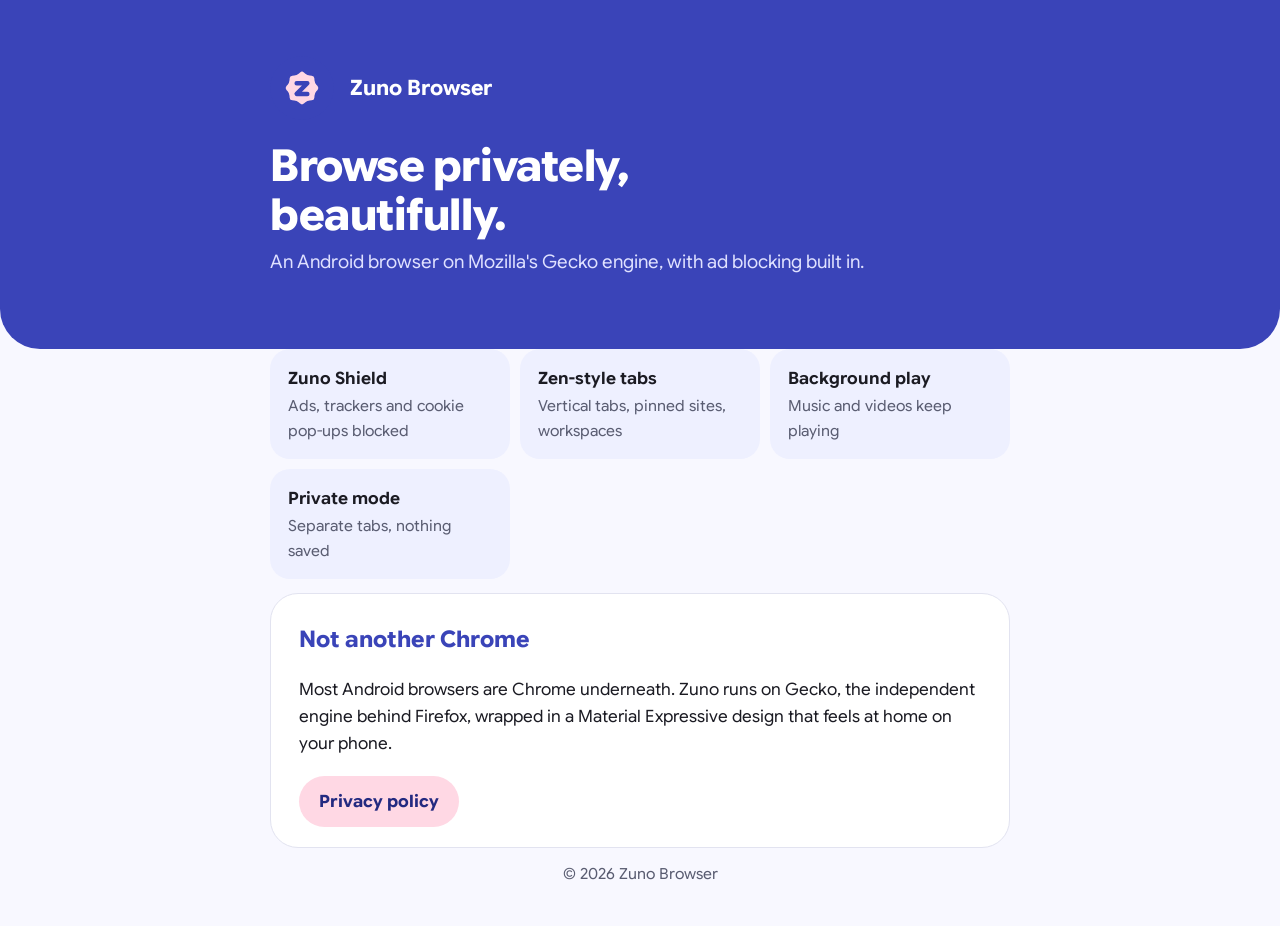
<file: docs/index.html>
<!doctype html>
<html lang="en">
<head>
  <meta charset="utf-8">
  <meta name="viewport" content="width=device-width, initial-scale=1">
  <title>Zuno Browser · private, expressive, independent</title>
  <meta name="description" content="Zuno is a private Android browser built on Mozilla's Gecko engine, with built-in ad blocking, vertical tabs and workspaces.">
  <link rel="icon" href="assets/zuno-icon.svg" type="image/svg+xml">
  <link rel="stylesheet" href="assets/site.css">
</head>
<body>
  <header class="hero">
    <div class="wrap">
      <div class="brand">
        <img src="assets/zuno-icon.svg" alt="">
        <span class="brand-name">Zuno Browser</span>
      </div>
      <h1>Browse privately,<br>beautifully.</h1>
      <p>An Android browser on Mozilla's Gecko engine, with ad blocking built in.</p>
    </div>
  </header>

  <main class="wrap">
    <div class="summary">
      <div>Zuno Shield<span>Ads, trackers and cookie pop-ups blocked</span></div>
      <div>Zen-style tabs<span>Vertical tabs, pinned sites, workspaces</span></div>
      <div>Background play<span>Music and videos keep playing</span></div>
      <div>Private mode<span>Separate tabs, nothing saved</span></div>
    </div>

    <section class="card">
      <h2>Not another Chrome</h2>
      <p>Most Android browsers are Chrome underneath. Zuno runs on Gecko, the independent engine behind Firefox, wrapped in a Material Expressive design that feels at home on your phone.</p>
      <div class="links">
        <a class="btn" href="privacy/">Privacy policy</a>
      </div>
    </section>
  </main>

  <footer>© 2026 Zuno Browser</footer>
</body>
</html>
</file>
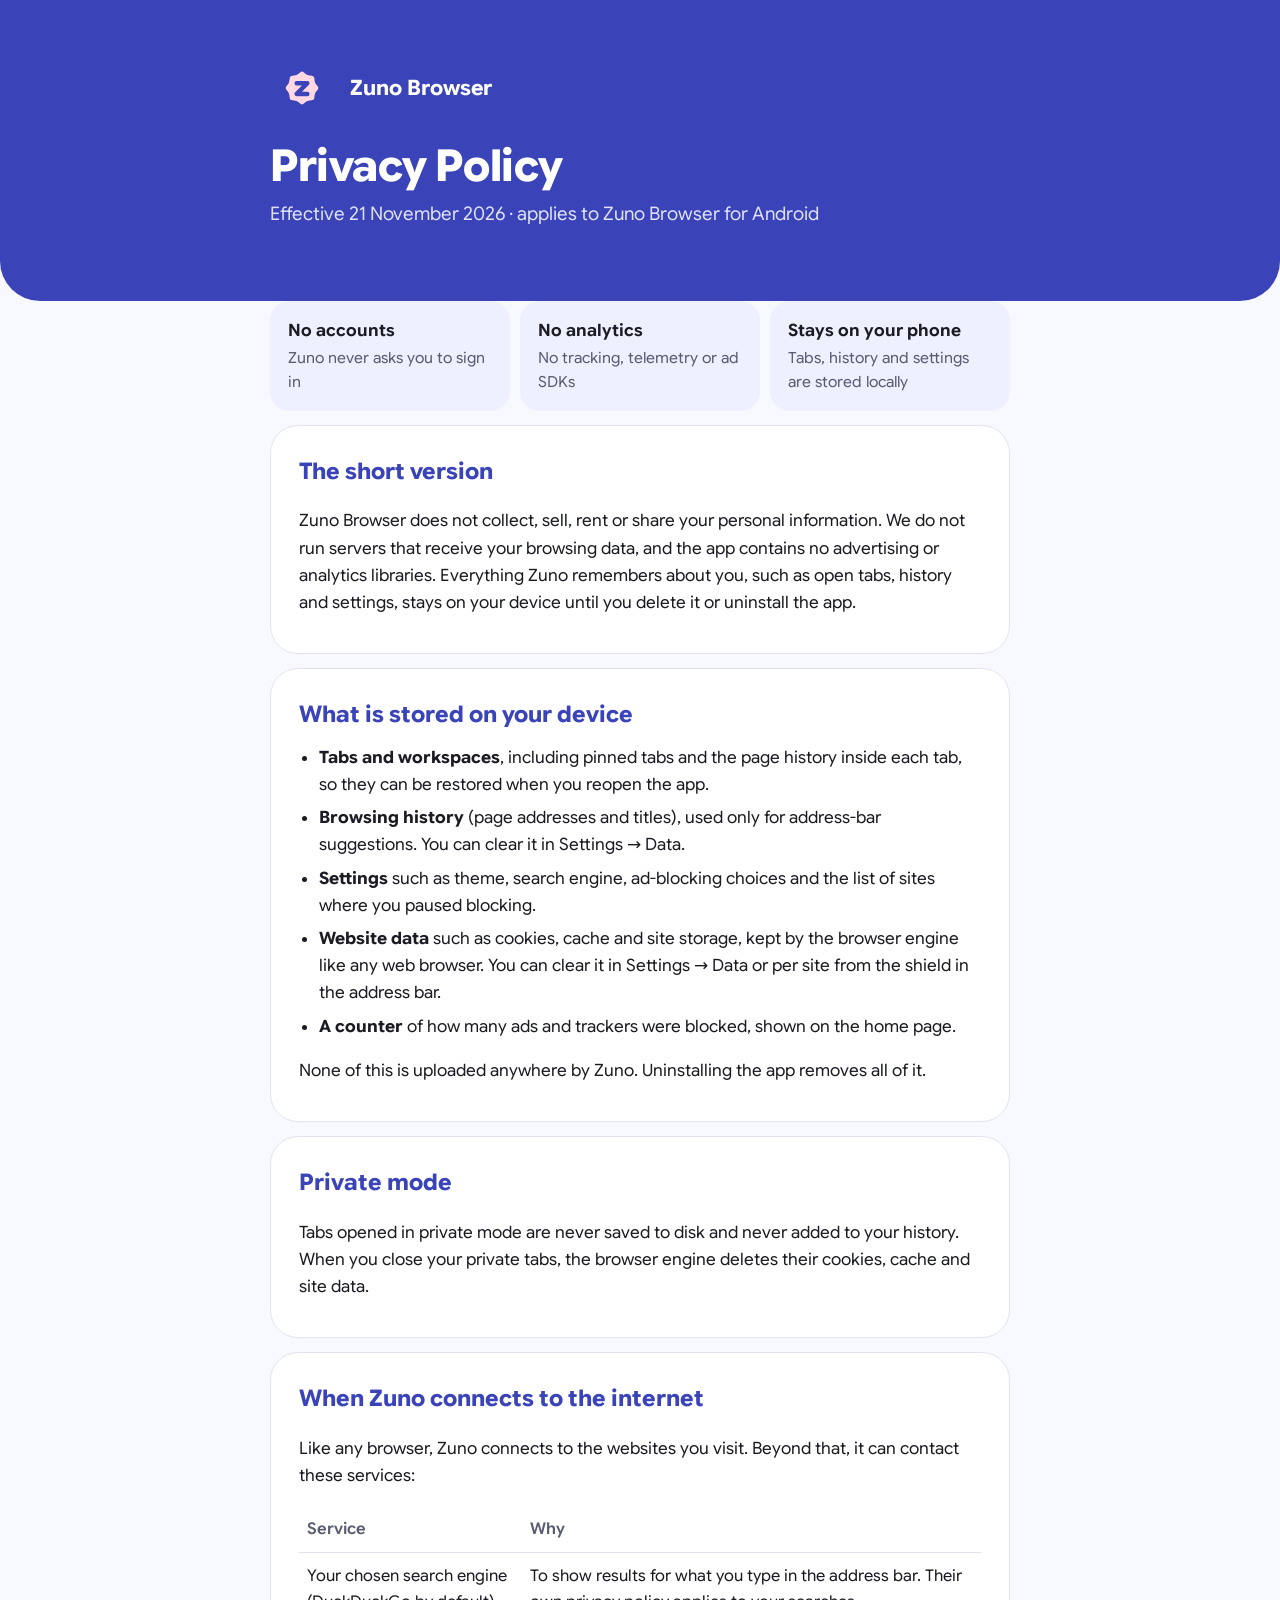
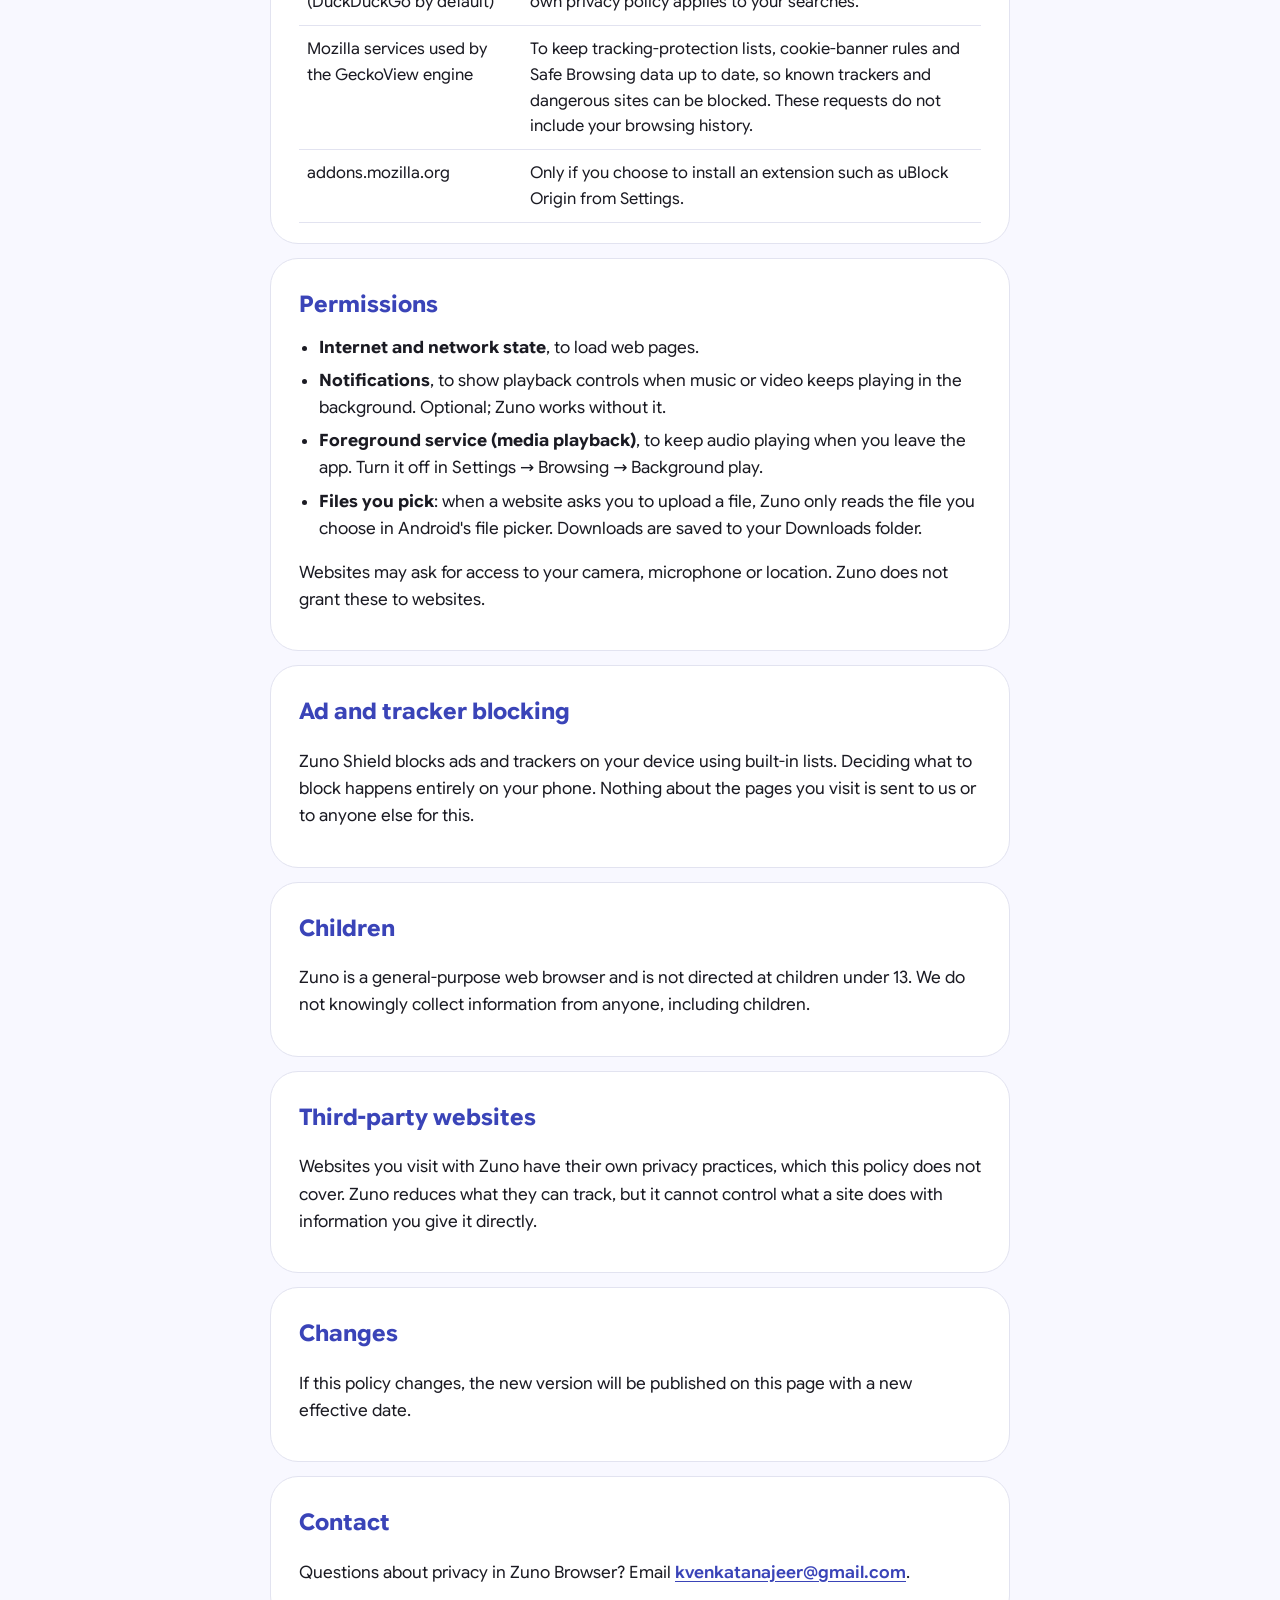
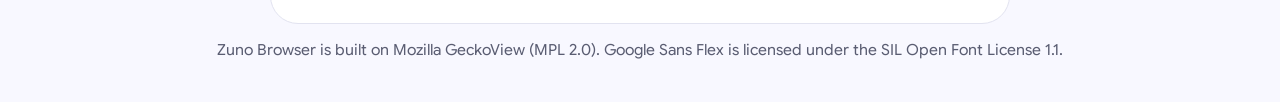
<file: docs/privacy/index.html>
<!doctype html>
<html lang="en">
<head>
  <meta charset="utf-8">
  <meta name="viewport" content="width=device-width, initial-scale=1">
  <title>Privacy Policy · Zuno Browser</title>
  <meta name="description" content="Privacy policy for Zuno Browser for Android. Zuno does not collect, sell or share your personal data.">
  <link rel="icon" href="../assets/zuno-icon.svg" type="image/svg+xml">
  <link rel="stylesheet" href="../assets/site.css">
</head>
<body>
  <header class="hero">
    <div class="wrap">
      <a class="brand" href="../" style="color:#fff;text-decoration:none">
        <img src="../assets/zuno-icon.svg" alt="">
        <span class="brand-name">Zuno Browser</span>
      </a>
      <h1>Privacy Policy</h1>
      <p>Effective 21 November 2026 · applies to Zuno Browser for Android</p>
    </div>
  </header>

  <main class="wrap">
    <div class="summary">
      <div>No accounts<span>Zuno never asks you to sign in</span></div>
      <div>No analytics<span>No tracking, telemetry or ad SDKs</span></div>
      <div>Stays on your phone<span>Tabs, history and settings are stored locally</span></div>
    </div>

    <section class="card">
      <h2>The short version</h2>
      <p>Zuno Browser does not collect, sell, rent or share your personal information. We do not run servers that receive your browsing data, and the app contains no advertising or analytics libraries. Everything Zuno remembers about you, such as open tabs, history and settings, stays on your device until you delete it or uninstall the app.</p>
    </section>

    <section class="card">
      <h2>What is stored on your device</h2>
      <ul>
        <li><b>Tabs and workspaces</b>, including pinned tabs and the page history inside each tab, so they can be restored when you reopen the app.</li>
        <li><b>Browsing history</b> (page addresses and titles), used only for address-bar suggestions. You can clear it in Settings → Data.</li>
        <li><b>Settings</b> such as theme, search engine, ad-blocking choices and the list of sites where you paused blocking.</li>
        <li><b>Website data</b> such as cookies, cache and site storage, kept by the browser engine like any web browser. You can clear it in Settings → Data or per site from the shield in the address bar.</li>
        <li><b>A counter</b> of how many ads and trackers were blocked, shown on the home page.</li>
      </ul>
      <p class="muted">None of this is uploaded anywhere by Zuno. Uninstalling the app removes all of it.</p>
    </section>

    <section class="card">
      <h2>Private mode</h2>
      <p>Tabs opened in private mode are never saved to disk and never added to your history. When you close your private tabs, the browser engine deletes their cookies, cache and site data.</p>
    </section>

    <section class="card">
      <h2>When Zuno connects to the internet</h2>
      <p>Like any browser, Zuno connects to the websites you visit. Beyond that, it can contact these services:</p>
      <table>
        <tr><th>Service</th><th>Why</th></tr>
        <tr><td>Your chosen search engine (DuckDuckGo by default)</td><td>To show results for what you type in the address bar. Their own privacy policy applies to your searches.</td></tr>
        <tr><td>Mozilla services used by the GeckoView engine</td><td>To keep tracking-protection lists, cookie-banner rules and Safe Browsing data up to date, so known trackers and dangerous sites can be blocked. These requests do not include your browsing history.</td></tr>
        <tr><td>addons.mozilla.org</td><td>Only if you choose to install an extension such as uBlock Origin from Settings.</td></tr>
      </table>
    </section>

    <section class="card">
      <h2>Permissions</h2>
      <ul>
        <li><b>Internet and network state</b>, to load web pages.</li>
        <li><b>Notifications</b>, to show playback controls when music or video keeps playing in the background. Optional; Zuno works without it.</li>
        <li><b>Foreground service (media playback)</b>, to keep audio playing when you leave the app. Turn it off in Settings → Browsing → Background play.</li>
        <li><b>Files you pick</b>: when a website asks you to upload a file, Zuno only reads the file you choose in Android's file picker. Downloads are saved to your Downloads folder.</li>
      </ul>
      <p class="muted">Websites may ask for access to your camera, microphone or location. Zuno does not grant these to websites.</p>
    </section>

    <section class="card">
      <h2>Ad and tracker blocking</h2>
      <p>Zuno Shield blocks ads and trackers on your device using built-in lists. Deciding what to block happens entirely on your phone. Nothing about the pages you visit is sent to us or to anyone else for this.</p>
    </section>

    <section class="card">
      <h2>Children</h2>
      <p>Zuno is a general-purpose web browser and is not directed at children under 13. We do not knowingly collect information from anyone, including children.</p>
    </section>

    <section class="card">
      <h2>Third-party websites</h2>
      <p>Websites you visit with Zuno have their own privacy practices, which this policy does not cover. Zuno reduces what they can track, but it cannot control what a site does with information you give it directly.</p>
    </section>

    <section class="card">
      <h2>Changes</h2>
      <p>If this policy changes, the new version will be published on this page with a new effective date.</p>
    </section>

    <section class="card">
      <h2>Contact</h2>
      <p>Questions about privacy in Zuno Browser? Email <a href="mailto:kvenkatanajeer@gmail.com">kvenkatanajeer@gmail.com</a>.</p>
    </section>
  </main>

  <footer>
    Zuno Browser is built on Mozilla GeckoView (MPL 2.0). Google Sans Flex is licensed under the SIL Open Font License 1.1.
  </footer>
</body>
</html>
</file>
<file: docs/assets/site.css>
@font-face {
  font-family: "Google Sans Flex";
  src: url("fonts/GoogleSansFlex.ttf") format("truetype");
  font-weight: 100 1000;
  font-display: swap;
}

:root {
  --indigo: #3a44b8;
  --indigo-deep: #232a80;
  --pink: #ffd8e4;
  --bg: #f8f8ff;
  --surface: #ffffff;
  --surface-2: #eef0ff;
  --text: #1b1b23;
  --muted: #5a5d72;
  --line: #e2e3f0;
  --radius-lg: 28px;
  --radius-md: 20px;
}

@media (prefers-color-scheme: dark) {
  :root {
    --bg: #121318;
    --surface: #1b1c24;
    --surface-2: #24263a;
    --text: #e4e1ec;
    --muted: #a9abc2;
    --line: #2e3042;
  }
}

* { box-sizing: border-box; }

html { font-size: 17px; }

body {
  margin: 0;
  font-family: "Google Sans Flex", system-ui, -apple-system, "Segoe UI", Roboto, sans-serif;
  background: var(--bg);
  color: var(--text);
  line-height: 1.6;
  -webkit-font-smoothing: antialiased;
}

a { color: var(--indigo); font-weight: 600; text-underline-offset: 3px; }
@media (prefers-color-scheme: dark) { a { color: #bcc2ff; } }

.wrap { max-width: 780px; margin: 0 auto; padding: 0 20px; }

/* Header band */
.hero {
  background: var(--indigo);
  color: #fff;
  padding: 56px 0 72px;
  border-radius: 0 0 40px 40px;
}
.hero .brand { display: flex; align-items: center; gap: 16px; }
.hero img { width: 64px; height: 64px; }
.hero h1 { font-size: 2.6rem; line-height: 1.1; margin: 22px 0 8px; font-weight: 750; letter-spacing: -0.01em; }
.hero p { margin: 0; color: #dfe1ff; font-size: 1.1rem; }
.brand-name { font-weight: 700; font-size: 1.25rem; }

.pill {
  display: inline-block;
  background: var(--pink);
  color: var(--indigo-deep);
  border-radius: 999px;
  padding: 6px 14px;
  font-size: .85rem;
  font-weight: 700;
}

main { margin-top: -36px; padding-bottom: 64px; }

.card {
  background: var(--surface);
  border: 1px solid var(--line);
  border-radius: var(--radius-lg);
  padding: 28px 28px 20px;
  margin-bottom: 14px;
}
.card h2 { margin: 0 0 10px; font-size: 1.35rem; font-weight: 720; color: var(--indigo); }
@media (prefers-color-scheme: dark) { .card h2 { color: #bcc2ff; } }
.card p, .card li { color: var(--text); }
.card ul { padding-left: 20px; margin: 8px 0 12px; }
.card li { margin: 6px 0; }
.muted { color: var(--muted); }

.summary {
  display: grid;
  grid-template-columns: repeat(auto-fit, minmax(210px, 1fr));
  gap: 10px;
  margin-bottom: 14px;
}
.summary div {
  background: var(--surface-2);
  border-radius: var(--radius-md);
  padding: 16px 18px;
  font-weight: 650;
}
.summary span { display: block; font-weight: 400; color: var(--muted); font-size: .9rem; margin-top: 2px; }

table { width: 100%; border-collapse: collapse; font-size: .95rem; }
th, td { text-align: left; padding: 10px 8px; border-bottom: 1px solid var(--line); vertical-align: top; }
th { color: var(--muted); font-weight: 600; }

.links { display: flex; flex-wrap: wrap; gap: 10px; margin-top: 18px; }
.btn {
  display: inline-block;
  background: var(--pink);
  color: var(--indigo-deep);
  padding: 12px 20px;
  border-radius: 999px;
  text-decoration: none;
  font-weight: 700;
}

footer { text-align: center; color: var(--muted); font-size: .9rem; padding: 0 20px 40px; }
</file>
